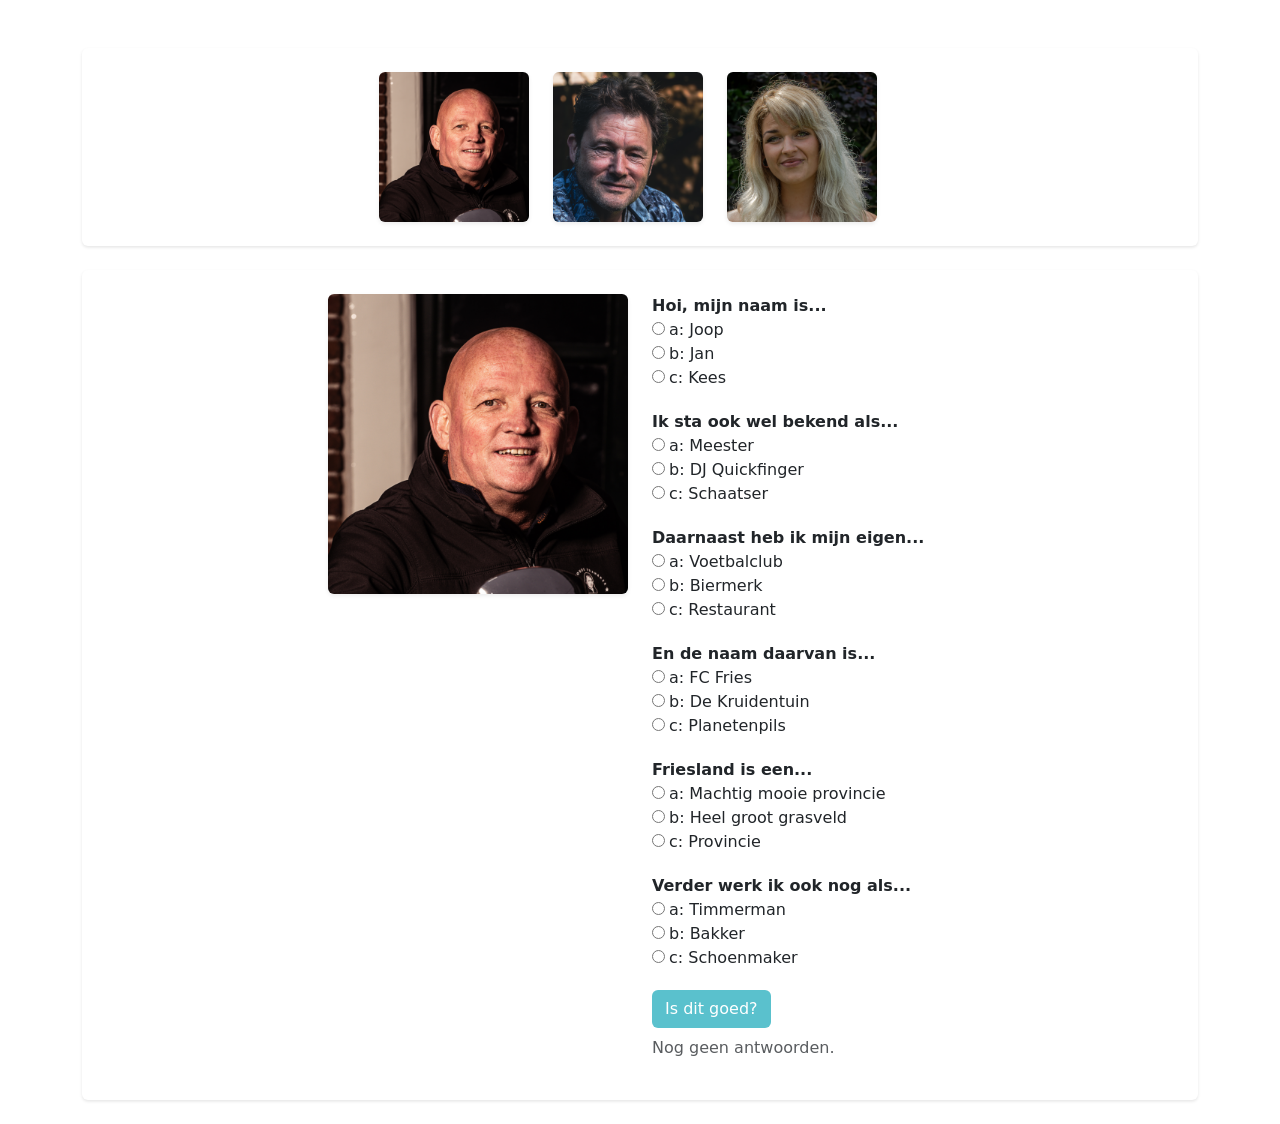
<file: index.html>
<!DOCTYPE html>
<html lang="nl">
<head>
    <!-- Meta -->
    <meta charset="UTF-8">
    <meta http-equiv="X-UA-Compatible" content="IE=edge">
    <meta name="viewport" content="width=device-width, initial-scale=1.0">

    <!-- Title -->
    <title>Het Gezicht van Friesland</title>

    <!-- Stylesheet -->
    <link rel="stylesheet" href="css/style.css">
    <link rel="stylesheet" href="https://cdn.jsdelivr.net/npm/bootstrap@5.2.1/dist/css/bootstrap.min.css">
</head>
<body>
    <!-- Video background -->
    <video id="background-video" autoplay loop muted poster="img/background-video.mp4">
        <source src="img/background-video.mp4" type="video/mp4">
    </video>

    <!-- Quiz -->
    <div class="container mt-5">
        <div class="d-flex justify-content-center mb-4 bg-body dropshadow rounded p-4">
            <!-- Joop tab -->
            <a href="#joop" class="me-4" data-bs-toggle="collapse" role="button">
                <img src="img/joop-dijkstra.png" class="portret-thumbnail rounded shadow-sm" alt="joop dijkstra">
            </a>
            <!-- Piter tab -->
            <a href="#piter" class="me-4" data-bs-toggle="collapse" role="button">
                <img src="img/piter-wilkens.png" class="portret-thumbnail rounded shadow-sm" alt="piter wilkens">
            </a>
            <!-- Frederique tab -->
            <a href="#frederique" class="me-4" data-bs-toggle="collapse" role="button">
                <img src="img/frederique-kleefstra.png" class="portret-thumbnail rounded shadow-sm" alt="piter wilkens">
            </a>
        </div>
        <!-- Joop collapse -->
        <div class="collapse mb-4 bg-body dropshadow rounded show" id="joop">
            <div class="card-body p-4">
                <div class="row">
                    <div class="col-lg-6 d-flex justify-content-end">
                        <img src="img/joop-dijkstra.png" alt="portret" class="portret-img shadow-sm rounded">
                    </div>
                    <div class="col-lg-6">
                        <div id="joopQuiz"></div>
        
                        <button id="joopSubmit" class="btn btn-submit mb-2">Is dit goed?</button>
        
                        <div id="joopResults">
                            <p class="text-muted">Nog geen antwoorden.</p>
                        </div>
                    </div>
                </div>
            </div>
        </div>
        <!-- Piter collapse -->
        <div class="collapse mb-4 bg-body dropshadow rounded" id="piter">
            <div class="card-body p-4">
                <div class="row">
                    <div class="col-lg-6 d-flex justify-content-end">
                        <img src="img/piter-wilkens.png" alt="portret" class="portret-img shadow-sm rounded">
                    </div>
                    <div class="col-lg-6">
                        <div id="piterQuiz"></div>
        
                        <button id="piterSubmit" class="btn btn-submit mb-2">Is dit goed?</button>

                        <div id="piterResults">
                            <p class="text-muted">Nog geen antwoorden.</p>
                        </div>
                    </div>
                </div>
            </div>
        </div>
        <!-- Frederique collapse -->
        <div class="collapse  bg-body dropshadow rounded" id="frederique">
            <div class="card-body p-4">
                <div class="row">
                    <div class="col-lg-6 d-flex justify-content-end">
                        <img src="img/frederique-kleefstra.png" alt="portret" class="portret-img shadow-sm rounded">
                    </div>
                    <div class="col-lg-6">
                        <div id="frederiqueQuiz"></div>
        
                        <button id="frederiqueSubmit" class="btn btn-submit mb-2">Is dit goed?</button>
        
                        <div id="frederiqueResults">
                            <p class="text-muted">Nog geen antwoorden.</p>
                        </div>
                    </div>
                </div>
            </div>
        </div>
    </div>
    
    <!-- JavaScript -->
    <script src="js/script.js"></script>
    <script src="https://cdn.jsdelivr.net/npm/bootstrap@5.2.1/dist/js/bootstrap.bundle.min.js"></script>
</body>
</html>
</file>
<file: css/style.css>
/* General */
body {
    color: #313131;
}

/* Quiz */
.question {
    font-weight: 600;
}

.answers {
    margin-bottom: 20px;
}

/* Portret */
.portret-img {
    width: 300px;
    height: 300px;
}

.portret-thumbnail {
    width: 150px;
    height: 150px;
}

/* Background video */
#background-video {
    height: 100vh;
    width: 100vw;
    object-fit: cover;
    position: fixed;
    left: 0;
    right: 0;
    top: 0;
    bottom: 0;
    z-index: -1;
}

/* Utilities */
.dropshadow {
    box-shadow: 0 .1rem .2rem rgba(0,0,0,.1)!important;
}

.btn-submit {
    background-color: #5ac1cd !important;
    color: white !important;
}
</file>
